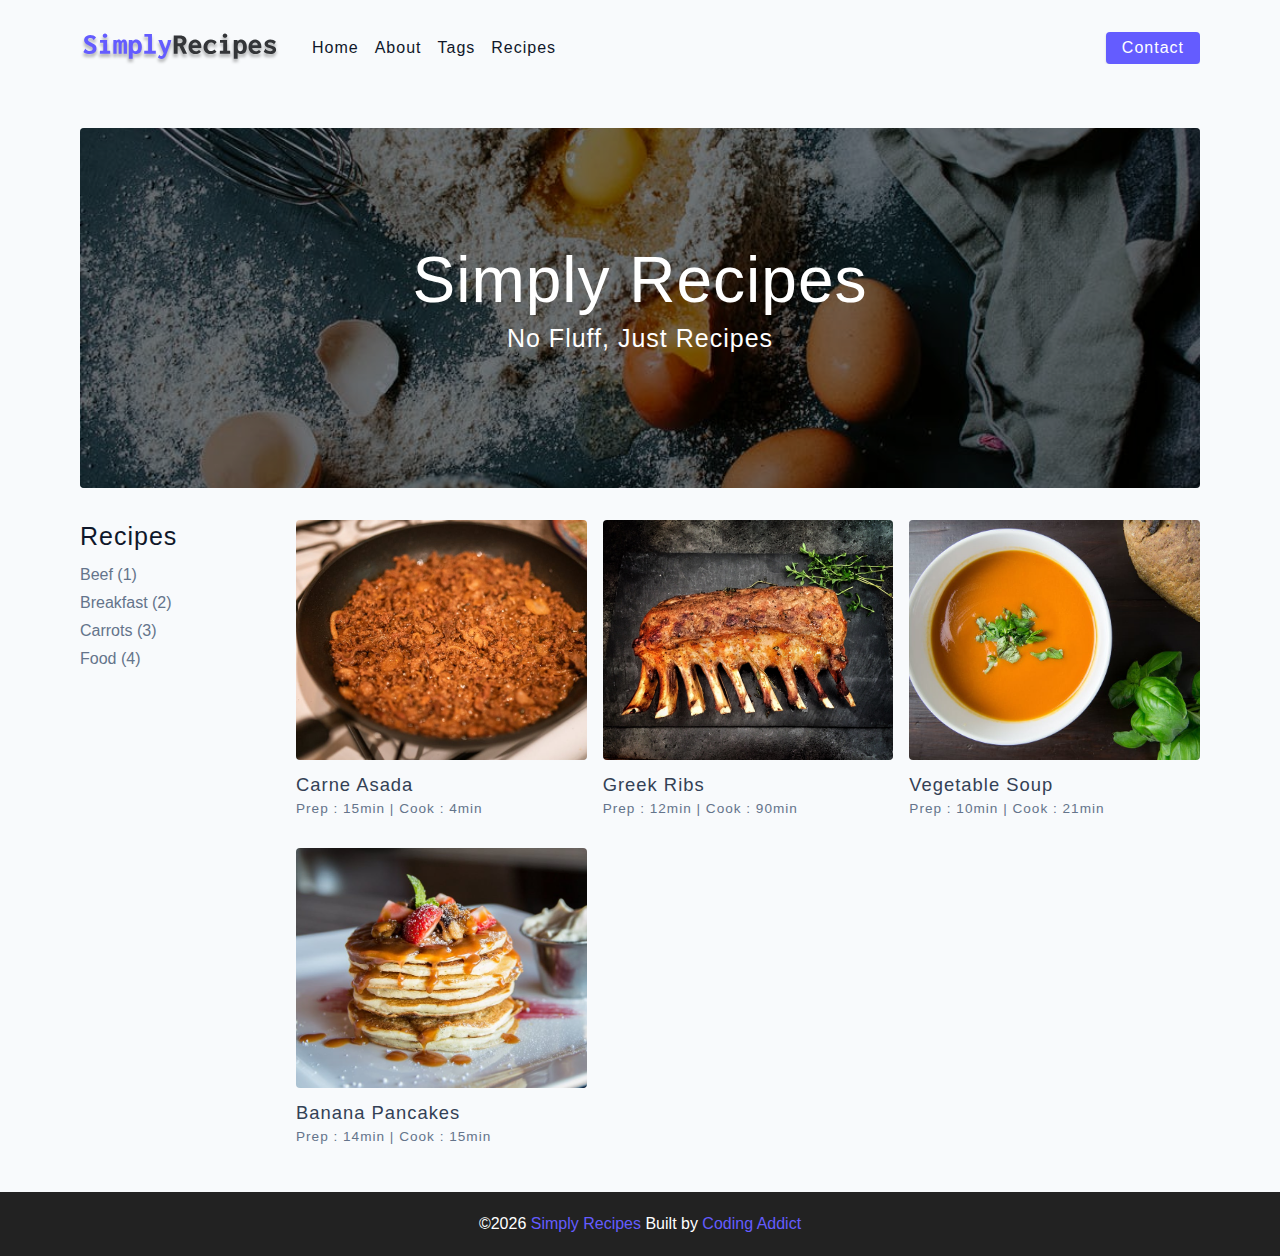
<file: index.html>
<!DOCTYPE html>
<html lang="en">
  <head>
    <meta charset="UTF-8">
    <meta http-equiv="X-UA-Compatible" content="IE=edge">
    <meta name="viewport" content="width=device-width, initial-scale=1.0">
    <title>Simply Recipes</title>
    <link rel="shortcut icon" href="/img/favicon.ico" type="image/x-icon">
    <link rel="stylesheet" href="/css/normalize.css">
    <link rel="stylesheet" href="https://cdnjs.cloudflare.com/ajax/libs/font-awesome/5.14.0/css/all.min.css">
    <link rel="stylesheet" href="/css/style.css">
  </head>
  <body>
    <nav class="navbar">
      <div class="nav-center">
        <div class="nav-header">
          <a href="/index.html" class="nav-logo">
            <img src="/img/logo.svg" alt="simply recepies">
          </a>
          <button type="button" class="btn nav-btn">
            <i class="fas fa-align-justify"></i>
          </button>
        </div>
        <div class="nav-links">
          <a href="/index.html" class="nav-link">Home</a>
          <a href="/about.html" class="nav-link">About</a>
          <a href="/tags.html" class="nav-link">Tags</a>
          <a href="/recipes.html" class="nav-link">Recipes</a>
          <div class="nav-link contact-link">
            <a href="/contact.html" class="btn">Contact</a>
          </div>
        </div>
      </div>
    </nav>
    <main class="page">
      <header class="hero">
        <div class="hero-container">
          <div class="hero-text">
            <h1>simply recipes</h1>
            <h4>no fluff, just recipes</h4>
          </div>
        </div>
      </header>
      <section class="recipes-container">
        <div class="tags-container">
          <h4>recipes</h4>
          <div class="tags-list">
            <a href="/tag-template.html"> Beef (1)</a>
            <a href="/tag-template.html"> Breakfast (2)</a>
            <a href="/tag-template.html"> Carrots (3)</a>
            <a href="/tag-template.html"> Food (4)</a>
          </div>
        </div>
        <div class="recipes-list">
          <a href="/single-recipe.html" class="recipe">
            <img src="/img/recipes/recipe-1.jpeg" alt="food" class="img recipe-img"/>
            <h5>Carne Asada</h5>
            <p>Prep : 15min | Cook : 4min</p>
          </a>
          <a href="/single-recipe.html" class="recipe">
            <img src="/img/recipes/recipe-2.jpeg" alt="food" class="img recipe-img"/>
            <h5>Greek Ribs</h5>
            <p>Prep : 12min | Cook : 90min</p>
          </a>
          <a href="/single-recipe.html" class="recipe">
            <img src="/img/recipes/recipe-3.jpeg" alt="food" class="img recipe-img"/>
            <h5>Vegetable Soup</h5>
            <p>Prep : 10min | Cook : 21min</p>
          </a>
          <a href="/single-recipe.html" class="recipe">
            <img src="/img/recipes/recipe-4.jpeg" alt="food" class="img recipe-img"/>
            <h5>Banana Pancakes</h5>
            <p>Prep : 14min | Cook : 15min</p>
          </a>
        </div>
      </section>
    </main>
    <footer class="page-footer">
      <p>&copy;<span id="date"></span>
      <span class="footer-logo">Simply Recipes</span>
      Built by <a href="https://www.johnsmilga.com/">Coding Addict</a>
    </p>
    </footer>
    <script src="/js/script.js"></script>
  </body>
</html>
</file>
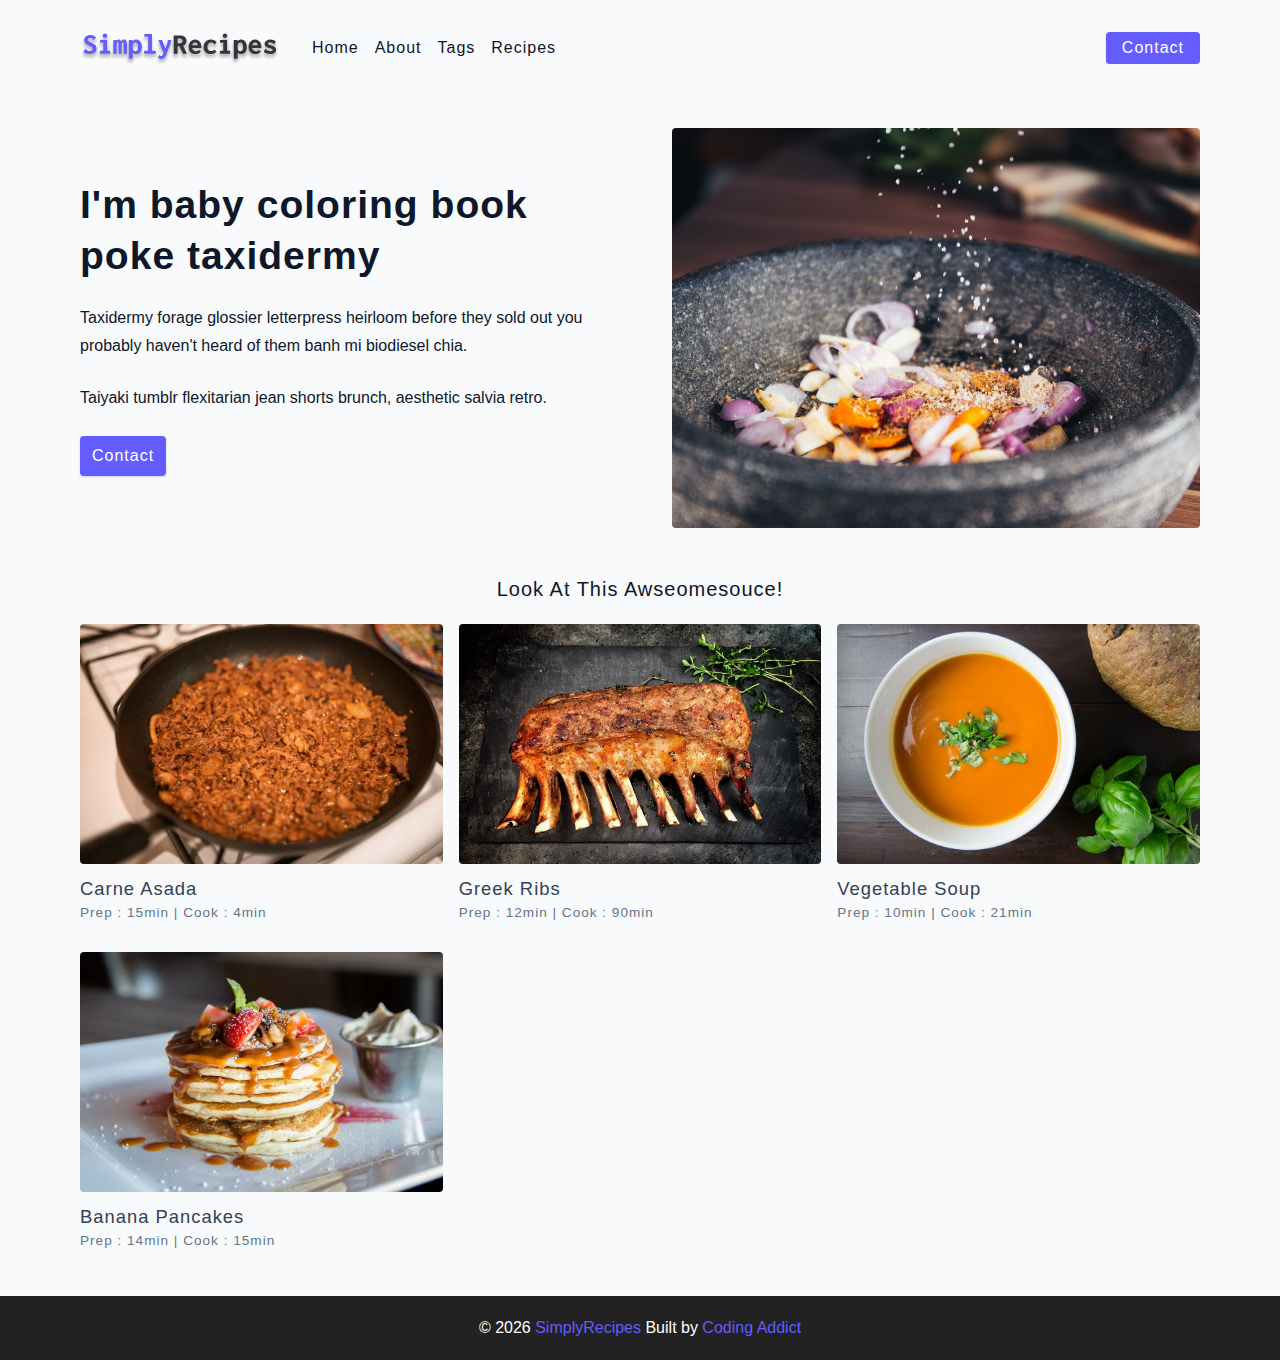
<file: about.html>
<!DOCTYPE html>
<html lang="en">
  <head>
    <meta charset="UTF-8">
    <meta http-equiv="X-UA-Compatible" content="IE=edge">
    <meta name="viewport" content="width=device-width, initial-scale=1.0">
    <title>About Recipe</title>
    <link rel="shortcut icon" href="/img/favicon.ico" type="image/x-icon">
    <link rel="stylesheet" href="/css/normalize.css">
    <link rel="stylesheet" href="https://cdnjs.cloudflare.com/ajax/libs/font-awesome/5.14.0/css/all.min.css">
    <link rel="stylesheet" href="/css/style.css">
  </head>
  <body>
    <nav class="navbar">
      <div class="nav-center">
        <div class="nav-header">
          <a href="/index.html" class="nav-logo">
            <img src="/img/logo.svg" alt="simply recipes">
          </a>
          <button type="button" class="btn nav-btn">
            <i class="fas fa-alighn-justify"></i>
          </button>
        </div>
        <div class="nav-links">
          <a href="/index.html" class="nav-link">Home</a>
          <a href="/about.html" class="nav-link">About</a>
          <a href="/tags.html" class="nav-link">Tags</a>
          <a href="/recipes.html" class="nav-link">Recipes</a>
          <div class="nav-link contact-link">
            <a href="/contact.html" class="btn">Contact</a>
          </div>
        </div>
      </div>
    </nav>
    <main class="page">
      <section class="about-page">
        <article>
          <h2>I'm baby coloring book poke taxidermy</h2>
          <p>Taxidermy forage glossier letterpress heirloom 
            before they sold out you probably haven't heard of them banh mi biodiesel chia.</p>
          <p>Taiyaki tumblr flexitarian jean shorts brunch, aesthetic salvia retro.</p>
          <a href="/contact.html" class="btn">Contact</a>
        </article>
        <img src="/img/about.jpeg" alt="pouring salt" class="img about-img"> 
      </section>
      <section class="featured-recipes">
        <h5 class="featured-title">Look At This Awseomesouce!</h5>
        <div class="recipes-list">
          <a href="/single-recipe.html" class="recipe">
            <img src="/img/recipes/recipe-1.jpeg" alt="food" class="img recipe-img"/>
            <h5>Carne Asada</h5>
            <p>Prep : 15min | Cook : 4min</p>
          </a>
          <a href="/single-recipe.html" class="recipe">
            <img src="/img/recipes/recipe-2.jpeg" alt="food" class="img recipe-img"/>
            <h5>Greek Ribs</h5>
            <p>Prep : 12min | Cook : 90min</p>
          </a>
          <a href="/single-recipe.html" class="recipe">
            <img src="/img/recipes/recipe-3.jpeg" alt="food" class="img recipe-img"/>
            <h5>Vegetable Soup</h5>
            <p>Prep : 10min | Cook : 21min</p>
          </a>
          <a href="/single-recipe.html" class="recipe">
            <img src="/img/recipes/recipe-4.jpeg" alt="food" class="img recipe-img"/>
            <h5>Banana Pancakes</h5>
            <p>Prep : 14min | Cook : 15min</p>
          </a>
        </div>
      </section>
    </main>
    <footer class="page-footer">
      <p>
        &copy; <span id="date"></span>
        <span class="footer-logo">SimplyRecipes</span>
        Built by <a href="https://www.johnsmilga.com/">Coding Addict</a>
      </p>
    </footer>
    <script src="/js/script.js"></script>
  </body>
</html>
</file>
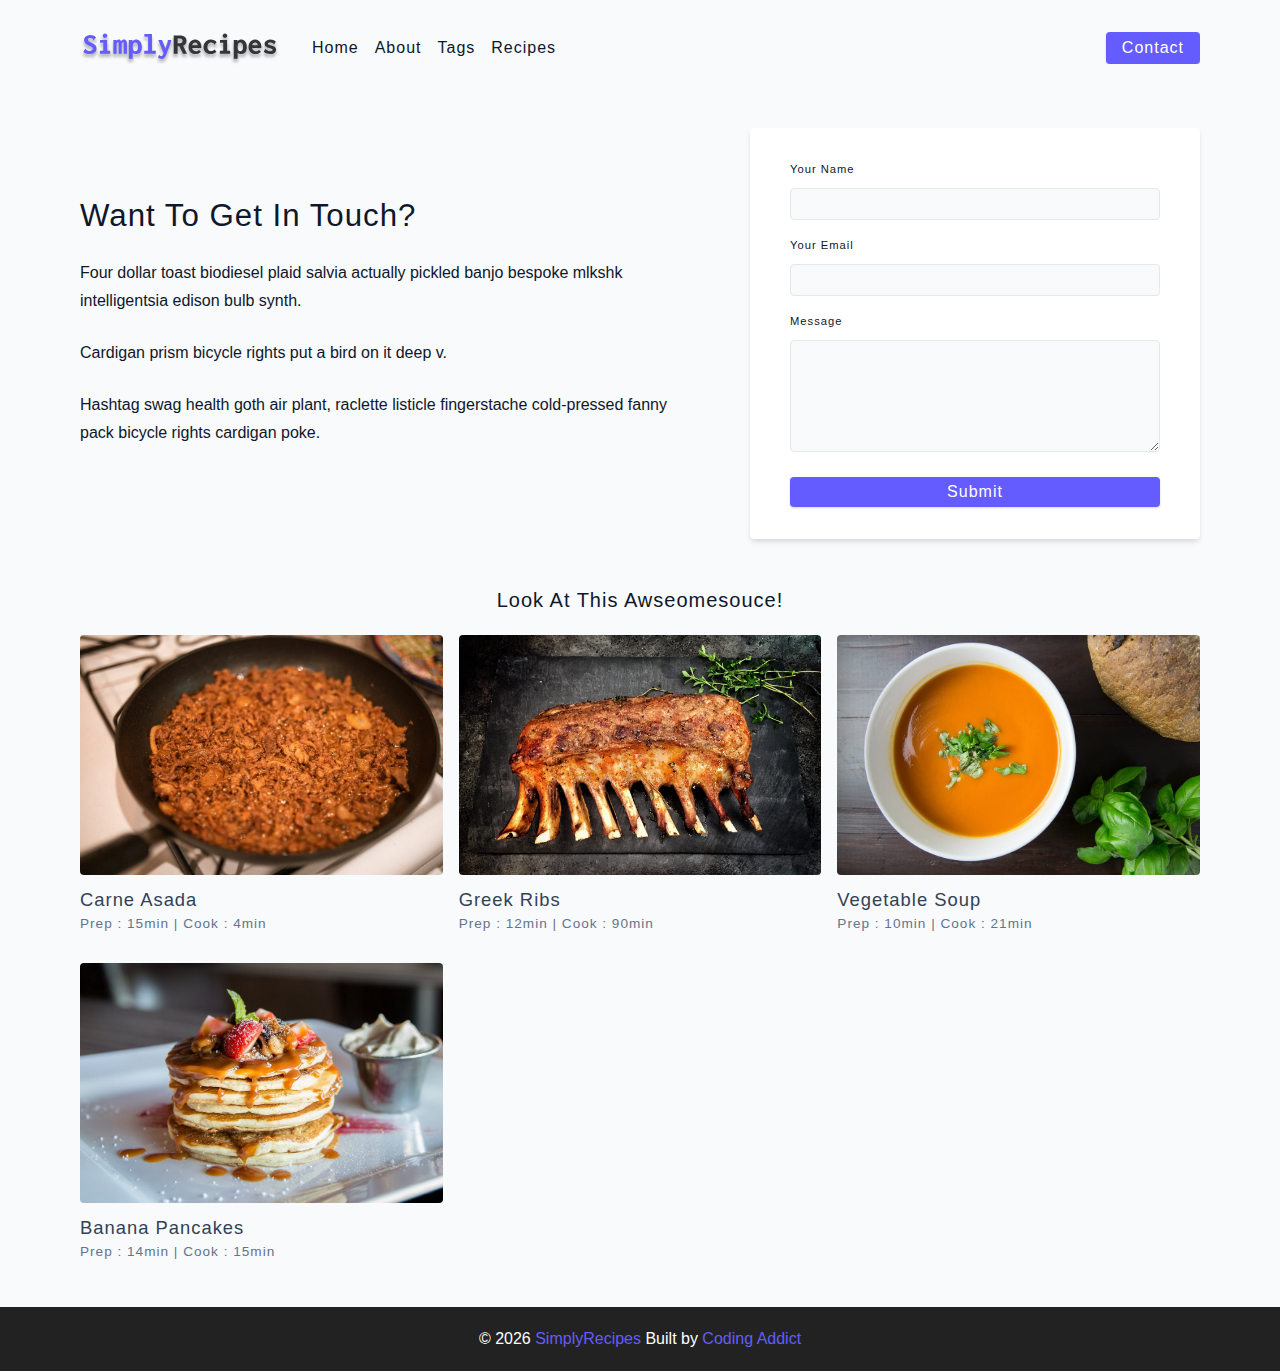
<file: contact.html>
<!DOCTYPE html>
<html lang="en">
  <head>
    <meta charset="UTF-8">
    <meta http-equiv="X-UA-Compatible" content="IE=edge">
    <meta name="viewport" content="width=device-width, initial-scale=1.0">
    <title>Contact</title>
    <link rel="shortcut icon" href="/img/favicon.ico" type="image/x-icon">
    <link rel="stylesheet" href="/css/normalize.css">
    <link rel="stylesheet" href="https://cdnjs.cloudflare.com/ajax/libs/font-awesome/5.14.0/css/all.min.css">
    <link rel="stylesheet" href="/css/style.css">
  </head>
  <body>
    <nav class="navbar">
      <div class="nav-center">
        <div class="nav-header">
          <a href="/index.html" class="nav-logo">
            <img src="/img/logo.svg" alt="simply recipes">
          </a>
          <button type="button" class="btn nav-btn">
            <i class="fas fa-alighn-justify"></i>
          </button>
        </div>
        <div class="nav-links">
          <a href="/index.html" class="nav-link">Home</a>
          <a href="/about.html" class="nav-link">About</a>
          <a href="/tags.html" class="nav-link">Tags</a>
          <a href="/recipes.html" class="nav-link">Recipes</a>
          <div class="nav-link contact-link">
            <a href="/contact.html" class="btn">Contact</a>
          </div>
        </div>
      </div>
    </nav>
    <main class="page">
      <section class="contact-container"> 
        <article class="contact-info">
          <h3>Want To Get In Touch?</h3>
          <p>Four dollar toast biodiesel plaid salvia actually 
            pickled banjo bespoke mlkshk intelligentsia edison bulb synth.</p>
          <p>Cardigan prism bicycle rights put a bird on it deep v.</p>
          <p>Hashtag swag health goth air plant, raclette listicle fingerstache 
            cold-pressed fanny pack bicycle rights cardigan poke.</p>
        </article>
        <article>
          <form class="form contact-form">
            <div class="form-row">
              <label for="name" class="form-label">Your name</label>
              <input type="text" name="name" id="name" class="form-input">
            </div>
            <div class="form-row">
              <label for="email" class="form-label">Your email</label>
              <input type="text" name="email" id="email" class="form-input">
            </div>
            <div class="form-row">
              <label for="message" class="form-label">Message</label>
              <textarea name="message" id="message" class="form-textarea"></textarea>
            </div>
            <button type="submit" class="btn btn-block">submit</button>
          </form>
        </article>
      </section>
      <section class="featured-recipes">
        <h5 class="featured-title">Look At This Awseomesouce!</h5>
        <div class="recipes-list">
          <a href="/single-recipe.html" class="recipe">
            <img src="/img/recipes/recipe-1.jpeg" alt="food" class="img recipe-img"/>
            <h5>Carne Asada</h5>
            <p>Prep : 15min | Cook : 4min</p>
          </a>
          <a href="/single-recipe.html" class="recipe">
            <img src="/img/recipes/recipe-2.jpeg" alt="food" class="img recipe-img"/>
            <h5>Greek Ribs</h5>
            <p>Prep : 12min | Cook : 90min</p>
          </a>
          <a href="/single-recipe.html" class="recipe">
            <img src="/img/recipes/recipe-3.jpeg" alt="food" class="img recipe-img"/>
            <h5>Vegetable Soup</h5>
            <p>Prep : 10min | Cook : 21min</p>
          </a>
          <a href="/single-recipe.html" class="recipe">
            <img src="/img/recipes/recipe-4.jpeg" alt="food" class="img recipe-img"/>
            <h5>Banana Pancakes</h5>
            <p>Prep : 14min | Cook : 15min</p>
          </a>
        </div>
      </section>
    </main>
    <footer class="page-footer">
      <p>
        &copy; <span id="date"></span>
        <span class="footer-logo">SimplyRecipes</span>
        Built by <a href="https://www.johnsmilga.com/">Coding Addict</a>
      </p>
    </footer>
    <script src="/js/script.js"></script>
  </body>
</html>
</file>
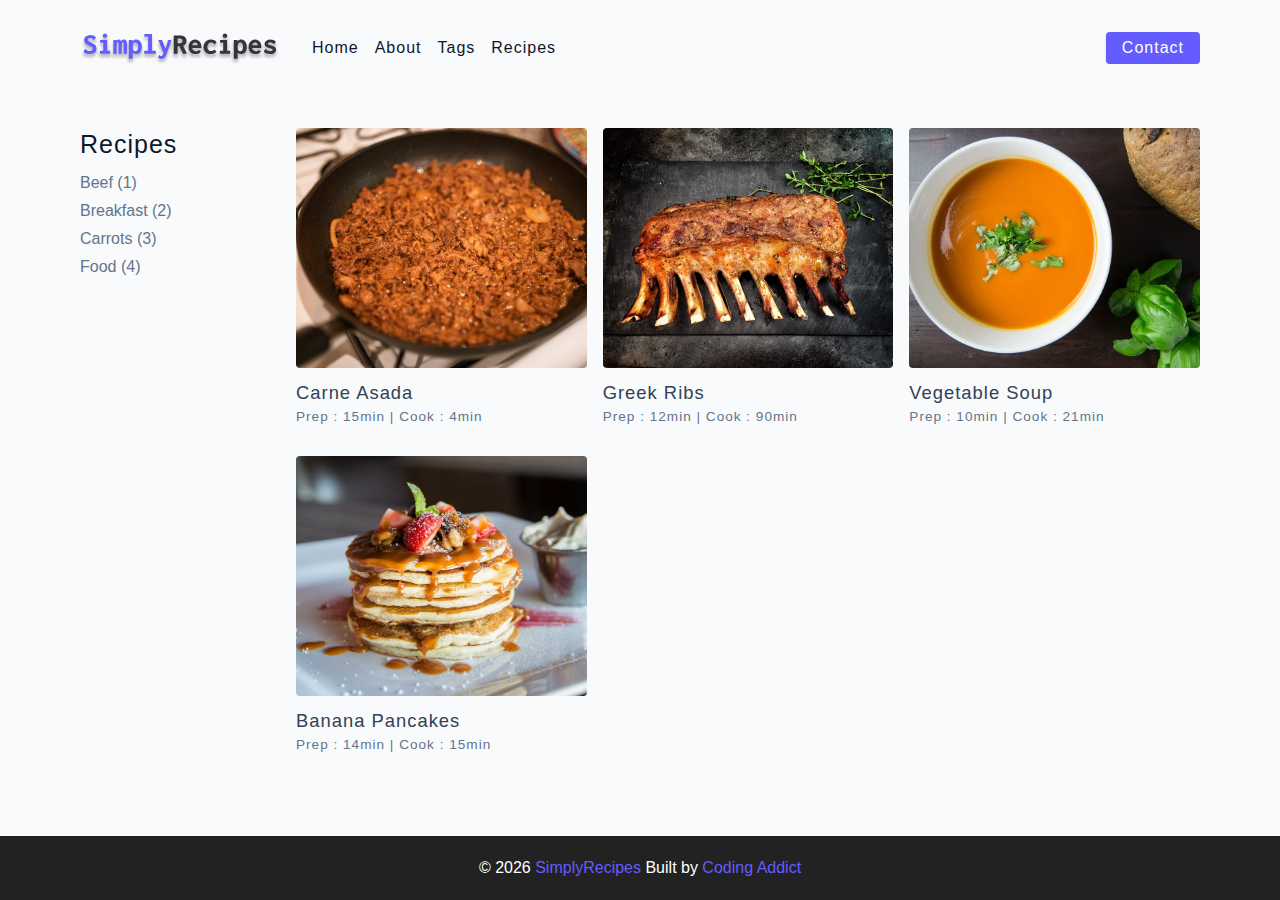
<file: recipes.html>
<!DOCTYPE html>
<html lang="en">
  <head>
    <meta charset="UTF-8">
    <meta http-equiv="X-UA-Compatible" content="IE=edge">
    <meta name="viewport" content="width=device-width, initial-scale=1.0">
    <title>Recipes</title>
    <link rel="shortcut icon" href="/img/favicon.ico" type="image/x-icon">
    <link rel="stylesheet" href="/css/normalize.css">
    <link rel="stylesheet" href="https://cdnjs.cloudflare.com/ajax/libs/font-awesome/5.14.0/css/all.min.css">
    <link rel="stylesheet" href="/css/style.css">
  </head>
  <body>
    <nav class="navbar">
      <div class="nav-center">
        <div class="nav-header">
          <a href="/index.html" class="nav-logo">
            <img src="/img/logo.svg" alt="simply recipes">
          </a>
          <button type="button" class="btn nav-btn">
            <i class="fas fa-alighn-justify"></i>
          </button>
        </div>
        <div class="nav-links">
          <a href="/index.html" class="nav-link">Home</a>
          <a href="/about.html" class="nav-link">About</a>
          <a href="/tags.html" class="nav-link">Tags</a>
          <a href="/recipes.html" class="nav-link">Recipes</a>
          <div class="nav-link contact-link">
            <a href="/contact.html" class="btn">Contact</a>
          </div>
        </div>
      </div>
    </nav>
    <main class="page">
      <section class="recipes-container">
        <div class="tags-container">
          <h4>recipes</h4>
          <div class="tags-list">
            <a href="/tag-template.html"> Beef (1)</a>
            <a href="/tag-template.html"> Breakfast (2)</a>
            <a href="/tag-template.html"> Carrots (3)</a>
            <a href="/tag-template.html"> Food (4)</a>
          </div>
        </div>
        <div class="recipes-list">
          <a href="/single-recipe.html" class="recipe">
            <img src="/img/recipes/recipe-1.jpeg" alt="food" class="img recipe-img"/>
            <h5>Carne Asada</h5>
            <p>Prep : 15min | Cook : 4min</p>
          </a>
          <a href="/single-recipe.html" class="recipe">
            <img src="/img/recipes/recipe-2.jpeg" alt="food" class="img recipe-img"/>
            <h5>Greek Ribs</h5>
            <p>Prep : 12min | Cook : 90min</p>
          </a>
          <a href="/single-recipe.html" class="recipe">
            <img src="/img/recipes/recipe-3.jpeg" alt="food" class="img recipe-img"/>
            <h5>Vegetable Soup</h5>
            <p>Prep : 10min | Cook : 21min</p>
          </a>
          <a href="/single-recipe.html" class="recipe">
            <img src="/img/recipes/recipe-4.jpeg" alt="food" class="img recipe-img"/>
            <h5>Banana Pancakes</h5>
            <p>Prep : 14min | Cook : 15min</p>
          </a>
        </div>
      </section>
    </main>
    <footer class="page-footer">
      <p>
        &copy; <span id="date"></span>
        <span class="footer-logo">SimplyRecipes</span>
        Built by <a href="https://www.johnsmilga.com/">Coding Addict</a>
      </p>
    </footer>
    <script src="/js/script.js"></script>
  </body>
</html>
</file>
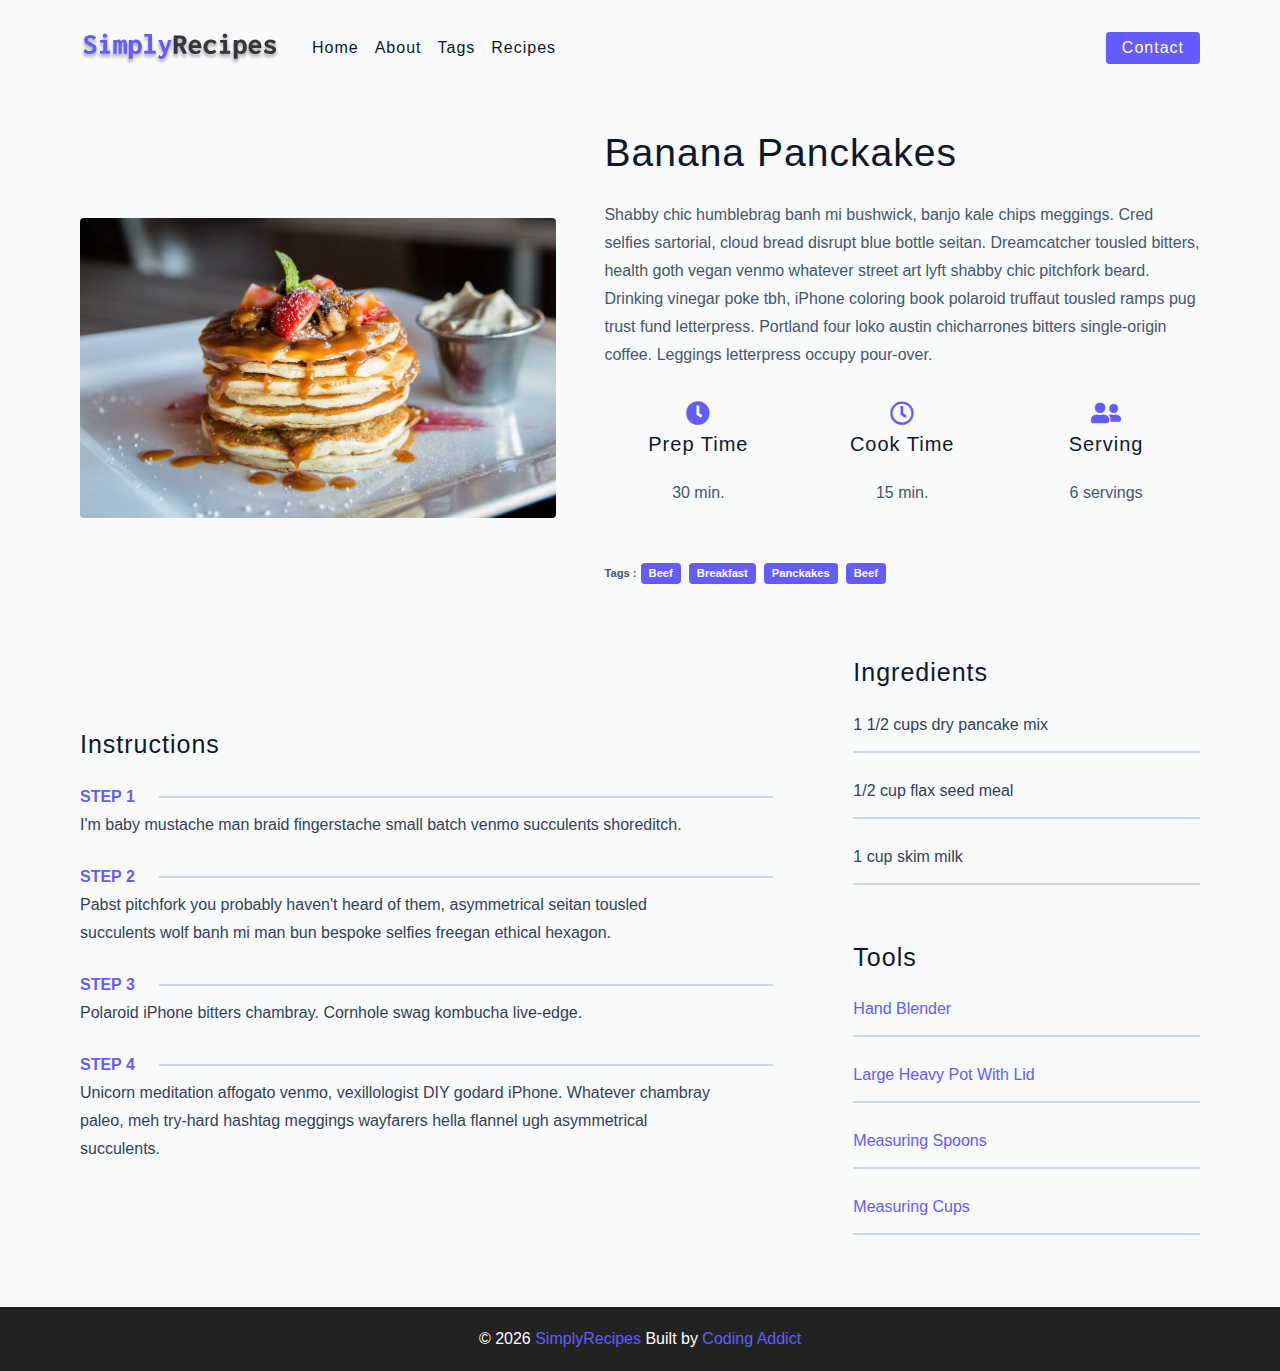
<file: single-recipe.html>
<!DOCTYPE html>
<html lang="en">
  <head>
    <meta charset="UTF-8">
    <meta http-equiv="X-UA-Compatible" content="IE=edge">
    <meta name="viewport" content="width=device-width, initial-scale=1.0">
    <title>Single recipe</title>
    <link rel="shortcut icon" href="/img/favicon.ico" type="image/x-icon">
    <link rel="stylesheet" href="/css/normalize.css">
    <link rel="stylesheet" href="https://cdnjs.cloudflare.com/ajax/libs/font-awesome/5.14.0/css/all.min.css">
    <link rel="stylesheet" href="/css/style.css">
  </head>
  <body>
    <nav class="navbar">
      <div class="nav-center">
        <div class="nav-header">
          <a href="/index.html" class="nav-logo">
            <img src="/img/logo.svg" alt="simply recipes">
          </a>
          <button type="button" class="btn nav-btn">
            <i class="fas fa-alighn-justify"></i>
          </button>
        </div>
        <div class="nav-links">
          <a href="/index.html" class="nav-link">Home</a>
          <a href="/about.html" class="nav-link">About</a>
          <a href="/tags.html" class="nav-link">Tags</a>
          <a href="/recipes.html" class="nav-link">Recipes</a>
          <div class="nav-link contact-link">
            <a href="/contact.html" class="btn">Contact</a>
          </div>
        </div>
      </div>
    </nav>
    <main class="page">
      <div class="recipe-page">
        <section class="recipe-hero">
          <img src="/img/recipes/recipe-4.jpeg" class="img recipe-hero-img" alt="panckakes">
          <article class="recipe-info">
            <h2>Banana Panckakes</h2>
            <p>Shabby chic humblebrag banh mi bushwick, banjo kale chips meggings. Cred selfies sartorial, 
              cloud bread disrupt blue bottle seitan. Dreamcatcher tousled bitters, health goth vegan venmo 
              whatever street art lyft shabby chic pitchfork beard. Drinking vinegar poke tbh, iPhone coloring 
              book polaroid truffaut tousled ramps pug trust fund letterpress. 
              Portland four loko austin chicharrones bitters single-origin coffee. Leggings letterpress 
              occupy pour-over.</p>
            <div class="recipe-icons">
              <article>
                <i class="fas fa-clock"></i>
                <h5>prep time</h5>
                <p>30 min.</p>
              </article>
              <article>
                <i class="far fa-clock"></i>
                <h5>cook time</h5>
                <p>15 min.</p>
              </article>
              <article>
                <i class="fas fa-user-friends"></i>
                <h5>serving</h5>
                <p>6 servings</p>
              </article>
            </div>  
            <p class="recipe-tags">
              Tags : <a href="/tag-template.html">beef</a>
                    <a href="/tag-template.html">breakfast</a>
                    <a href="/tag-template.html">panckakes</a>
                    <a href="/tag-template.html">beef</a>
            </p>
          </article>
        </section>
        <section class="recipe-content">
          <article>
            <h4>Instructions</h4>
            <div class="single-instruction">
              <header>
                <p>step 1</p>
                <div></div>
              </header>
              <p>I'm baby mustache man braid fingerstache small batch venmo succulents shoreditch.</p>
            </div>
            <div class="single-instruction">
              <header>
                <p>step 2</p>
                <div></div>
              </header>
              <p>Pabst pitchfork you probably haven't heard of them, asymmetrical seitan tousled 
                succulents wolf banh mi man bun bespoke selfies freegan ethical hexagon.</p>
            </div>
            <div class="single-instruction">
              <header>
                <p>step 3</p>
                <div></div>
              </header>
              <p>Polaroid iPhone bitters chambray. Cornhole swag kombucha live-edge.</p>
            </div>
            <div class="single-instruction">
              <header>
                <p>step 4</p>
                <div></div>
              </header>
              <p>Unicorn meditation affogato venmo, vexillologist DIY godard iPhone. Whatever chambray paleo, 
                meh try-hard hashtag meggings wayfarers hella flannel ugh asymmetrical succulents.</p>
            </div>
          </article>
          <article class="second-column">
            <div>
              <h4>Ingredients</h4>
              <p class="single-ingredient">1 1/2 cups dry pancake mix</p>
              <p class="single-ingredient">1/2 cup flax seed meal</p>
              <p class="single-ingredient">1 cup skim milk</p>
            </div>
            <div>
              <h4>Tools</h4>
              <p class="single-tool">Hand Blender</p>
              <p class="single-tool">Large Heavy Pot With Lid</p>
              <p class="single-tool">Measuring Spoons</p>
              <p class="single-tool">Measuring Cups</p>
            </div>
          </article>
        </section>
      </div>
    </main>
    <footer class="page-footer">
      <p>
        &copy; <span id="date"></span>
        <span class="footer-logo">SimplyRecipes</span>
        Built by <a href="https://www.johnsmilga.com/">Coding Addict</a>
      </p>
    </footer>
    <script src="/js/script.js"></script>
  </body>
</html>
</file>
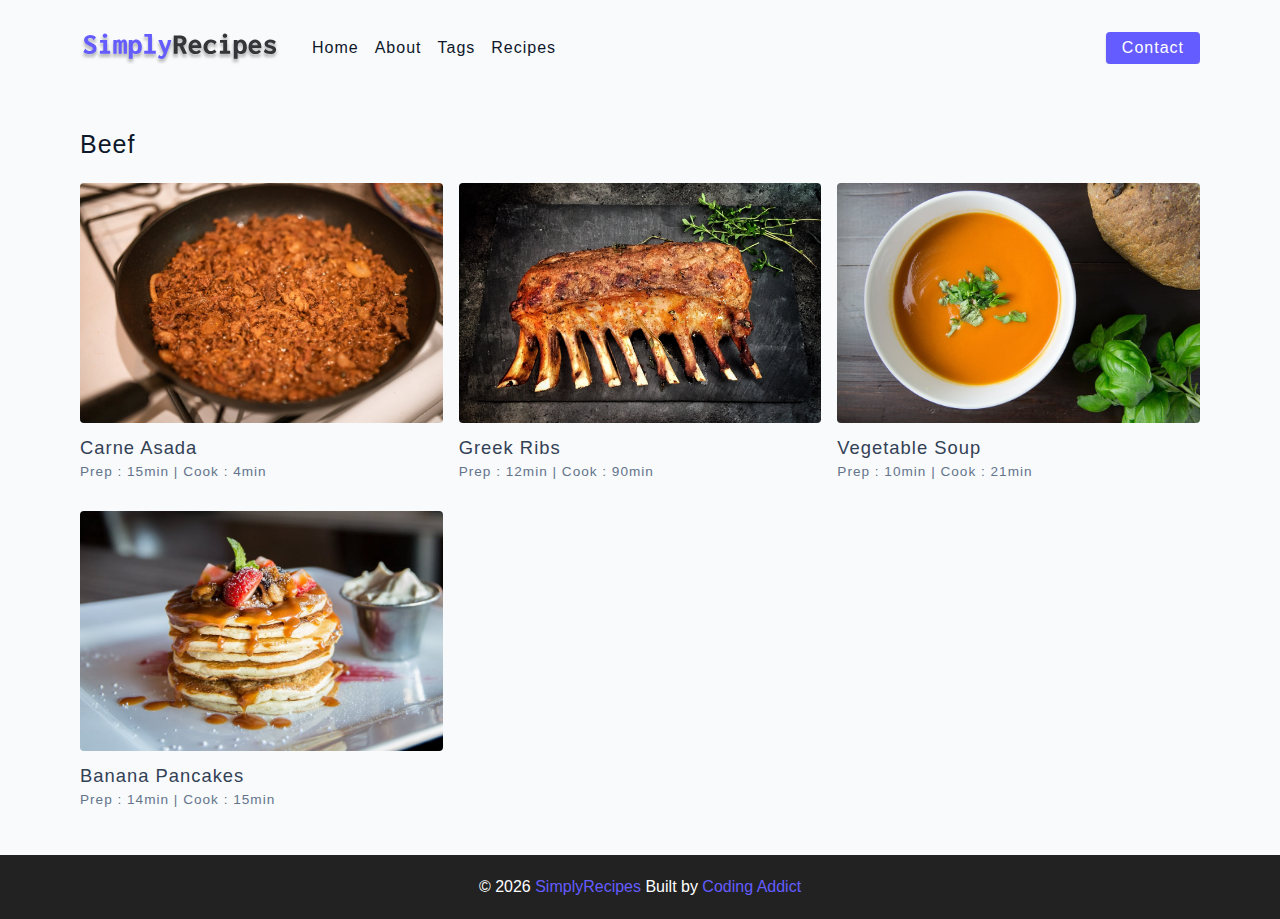
<file: tag-template.html>
<!DOCTYPE html>
<html lang="en">
  <head>
    <meta charset="UTF-8">
    <meta http-equiv="X-UA-Compatible" content="IE=edge">
    <meta name="viewport" content="width=device-width, initial-scale=1.0">
    <title>Recipe template</title>
    <link rel="shortcut icon" href="/img/favicon.ico" type="image/x-icon">
    <link rel="stylesheet" href="/css/normalize.css">
    <link rel="stylesheet" href="https://cdnjs.cloudflare.com/ajax/libs/font-awesome/5.14.0/css/all.min.css">
    <link rel="stylesheet" href="/css/style.css">
  </head>
  <body>
    <nav class="navbar">
      <div class="nav-center">
        <div class="nav-header">
          <a href="/index.html" class="nav-logo">
            <img src="/img/logo.svg" alt="simply recipes">
          </a>
          <button type="button" class="btn nav-btn">
            <i class="fas fa-alighn-justify"></i>
          </button>
        </div>
        <div class="nav-links">
          <a href="/index.html" class="nav-link">Home</a>
          <a href="/about.html" class="nav-link">About</a>
          <a href="/tags.html" class="nav-link">Tags</a>
          <a href="/recipes.html" class="nav-link">Recipes</a>
          <div class="nav-link contact-link">
            <a href="/contact.html" class="btn">Contact</a>
          </div>
        </div>
      </div>
    </nav>
    <main class="page">
      <h4>Beef</h4>
      <div class="recipes-list">
        <a href="/single-recipe.html" class="recipe">
          <img src="/img/recipes/recipe-1.jpeg" alt="food" class="img recipe-img"/>
          <h5>Carne Asada</h5>
          <p>Prep : 15min | Cook : 4min</p>
        </a>
        <a href="/single-recipe.html" class="recipe">
          <img src="/img/recipes/recipe-2.jpeg" alt="food" class="img recipe-img"/>
          <h5>Greek Ribs</h5>
          <p>Prep : 12min | Cook : 90min</p>
        </a>
        <a href="/single-recipe.html" class="recipe">
          <img src="/img/recipes/recipe-3.jpeg" alt="food" class="img recipe-img"/>
          <h5>Vegetable Soup</h5>
          <p>Prep : 10min | Cook : 21min</p>
        </a>
        <a href="/single-recipe.html" class="recipe">
          <img src="/img/recipes/recipe-4.jpeg" alt="food" class="img recipe-img"/>
          <h5>Banana Pancakes</h5>
          <p>Prep : 14min | Cook : 15min</p>
        </a>
      </div>
    </main>
    <footer class="page-footer">
      <p>
        &copy; <span id="date"></span>
        <span class="footer-logo">SimplyRecipes</span>
        Built by <a href="https://www.johnsmilga.com/">Coding Addict</a>
      </p>
    </footer>
    <script src="/js/script.js"></script>
  </body>
</html>
</file>
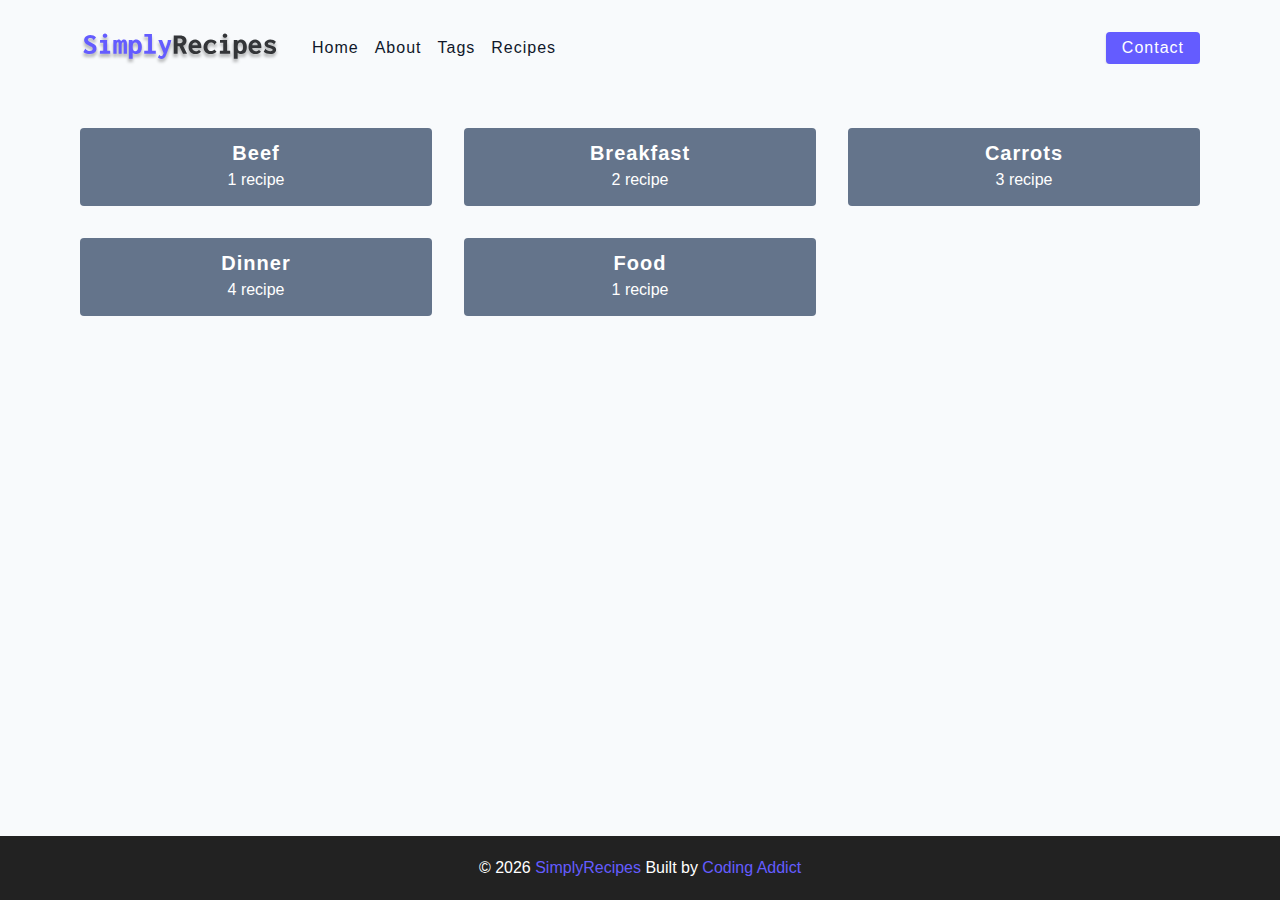
<file: tags.html>
<!DOCTYPE html>
<html lang="en">
  <head>
    <meta charset="UTF-8">
    <meta http-equiv="X-UA-Compatible" content="IE=edge">
    <meta name="viewport" content="width=device-width, initial-scale=1.0">
    <title>Tags</title>
    <link rel="shortcut icon" href="/img/favicon.ico" type="image/x-icon">
    <link rel="stylesheet" href="/css/normalize.css">
    <link rel="stylesheet" href="https://cdnjs.cloudflare.com/ajax/libs/font-awesome/5.14.0/css/all.min.css">
    <link rel="stylesheet" href="/css/style.css">
  </head>
  <body>
    <nav class="navbar">
      <div class="nav-center">
        <div class="nav-header">
          <a href="/index.html" class="nav-logo">
            <img src="/img/logo.svg" alt="simply recipes">
          </a>
          <button type="button" class="btn nav-btn">
            <i class="fas fa-alighn-justify"></i>
          </button>
        </div>
        <div class="nav-links">
          <a href="/index.html" class="nav-link">Home</a>
          <a href="/about.html" class="nav-link">About</a>
          <a href="/tags.html" class="nav-link">Tags</a>
          <a href="/recipes.html" class="nav-link">Recipes</a>
          <div class="nav-link contact-link">
            <a href="/contact.html" class="btn">Contact</a>
          </div>
        </div>
      </div>
    </nav>
    <main class="page">
      <section class="tags-wrapper">
        <a href="/tag-template.html" class="tag">
          <h5>beef</h5>
          <p>1 recipe</p>
        </a>
        <a href="/tag-template.html" class="tag">
          <h5>Breakfast</h5>
          <p>2 recipe</p>
        </a>
        <a href="/tag-template.html" class="tag">
          <h5>Carrots</h5>
          <p>3 recipe</p>
        </a>
        <a href="/tag-template.html" class="tag">
          <h5>dinner</h5>
          <p>4 recipe</p>
        </a>
        <a href="/tag-template.html" class="tag">
          <h5>food</h5>
          <p>1 recipe</p>
        </a>
      </section>
    </main>
    <footer class="page-footer">
      <p>
        &copy; <span id="date"></span>
        <span class="footer-logo">SimplyRecipes</span>
        Built by <a href="https://www.johnsmilga.com/">Coding Addict</a>
      </p>
    </footer>
    <script src="/js/script.js"></script>
  </body>
</html>
</file>
<file: css/style.css>
*,
::after,
::before {
  box-sizing: border-box;
}
/* fonts */

@import url('https://fonts.googleapis.com/css2?family=Roboto:wght@400;500;600&family=Montserrat&display=swap');
html {
  font-size: 100%;
} /*16px*/

:root {
  /* colors */
  --primary-100: #e2e0ff;
  --primary-200: #c1beff;
  --primary-300: #a29dff;
  --primary-400: #837dff;
  --primary-500: #645cff;
  --primary-600: #504acc;
  --primary-700: #3c3799;
  --primary-800: #282566;
  --primary-900: #141233;

  /* grey */
  --grey-50: #f8fafc;
  --grey-100: #f1f5f9;
  --grey-200: #e2e8f0;
  --grey-300: #cbd5e1;
  --grey-400: #94a3b8;
  --grey-500: #64748b;
  --grey-600: #475569;
  --grey-700: #334155;
  --grey-800: #1e293b;
  --grey-900: #0f172a;
  /* rest of the colors */
  --black: #222;
  --white: #fff;
  --red-light: #f8d7da;
  --red-dark: #842029;
  --green-light: #d1e7dd;
  --green-dark: #0f5132;

  /* fonts  */
  --headingFont: 'Roboto', sans-serif;
  --bodyFont: 'Nunito', sans-serif;
  --smallText: 0.7em;
  /* rest of the vars */
  --backgroundColor: var(--grey-50);
  --textColor: var(--grey-900);
  --borderRadius: 0.25rem;
  --letterSpacing: 1px;
  --transition: 0.3s ease-in-out all;
  --max-width: 1120px;
  --fixed-width: 600px;

  /* box shadow*/
  --shadow-1: 0 1px 3px 0 rgba(0, 0, 0, 0.1), 0 1px 2px 0 rgba(0, 0, 0, 0.06);
  --shadow-2: 0 4px 6px -1px rgba(0, 0, 0, 0.1),
    0 2px 4px -1px rgba(0, 0, 0, 0.06);
  --shadow-3: 0 10px 15px -3px rgba(0, 0, 0, 0.1),
    0 4px 6px -2px rgba(0, 0, 0, 0.05);
  --shadow-4: 0 20px 25px -5px rgba(0, 0, 0, 0.1),
    0 10px 10px -5px rgba(0, 0, 0, 0.04);
}

body {
  background: var(--backgroundColor);
  font-family: var(--bodyFont);
  font-weight: 400;
  line-height: 1.75;
  color: var(--textColor);
}

p {
  margin-top: 0;
  margin-bottom: 1.5rem;
  max-width: 40em;
}

h1,
h2,
h3,
h4,
h5 {
  margin: 0;
  margin-bottom: 1.38rem;
  font-family: var(--headingFont);
  font-weight: 400;
  line-height: 1.3;
  text-transform: capitalize;
  letter-spacing: var(--letterSpacing);
}

h1 {
  margin-top: 0;
  font-size: 3.052rem;
}

h2 {
  font-size: 2.441rem;
}

h3 {
  font-size: 1.953rem;
}

h4 {
  font-size: 1.563rem;
}

h5 {
  font-size: 1.25rem;
}

small,
.text-small {
  font-size: var(--smallText);
}

a {
  text-decoration: none;
}
ul {
  list-style-type: none;
  padding: 0;
}

.img {
  width: 100%;
  display: block;
  object-fit: cover;
}

/* buttons */
.btn {
  cursor: pointer;
  color: var(--white);
  background: var(--primary-500);
  border: transparent;
  border-radius: var(--borderRadius);
  letter-spacing: var(--letterSpacing);
  padding: 0.375rem 0.75rem;
  box-shadow: var(--shadow-1);
  transition: var(--transtion);
  text-transform: capitalize;
  display: inline-block;
}

.btn:hover {
  background: var(--primary-700);
  box-shadow: var(--shadow-3);
}

.btn-hipster {
  color: var(--primary-500);
  background: var(--primary-200);
}

.btn-hipster:hover {
  color: var(--primary-200);
  background: var(--primary-700);
}

.btn-block {
  width: 100%;
}

/* alerts */
.alert {
  padding: 0.375rem 0.75rem;
  margin-bottom: 1rem;
  border-color: transparent;
  border-radius: var(--borderRadius);
}

.alert-danger {
  color: var(--red-dark);
  background: var(--red-light);
}

.alert-success {
  color: var(--green-dark);
  background: var(--green-light);
}

/* form */
.form {
  width: 90vw;
  max-width: var(--fixed-width);
  background: var(--white);
  border-radius: var(--borderRadius);
  box-shadow: var(--shadow-2);
  padding: 2rem 2.5rem;
  margin: 3rem auto;
}

.form-label {
  display: block;
  font-size: var(--smallText);
  margin-bottom: 0.5rem;
  text-transform: capitalize;
  letter-spacing: var(--letterSpacing);
}

.form-input,
.form-textarea {
  width: 100%;
  padding: 0.375rem 0.75rem;
  border-radius: var(--borderRadius);
  background: var(--backgroundColor);
  border: 1px solid var(--grey-200);
}

.form-row {
  margin-bottom: 1rem;
}

.form-textarea {
  height: 7rem;
}

::placeholder {
  font-family: inherit;
  color: var(--grey-400);
}
.form-alert {
  color: var(--red-dark);
  letter-spacing: var(--letterSpacing);
  text-transform: capitalize;
}

/* alert */
@keyframes spinner {
  to {
    transform: rotate(360deg);
  }
}

.loading {
  width: 6rem;
  height: 6rem;
  border: 5px solid var(--grey-400);
  border-radius: 50%;
  border-top-color: var(--primary-500);
  animation: spinner 0.6s linear infinite;
}

.loading {
  margin: 0 auto;
}

.title {
  text-align: center;
}

.title-underline {
  background: var(--primary-500);
  width: 7rem;
  height: 0.25rem;
  margin: 0 auto;
  margin-top: -1rem;
}

.navbar {
  display: flex;
  justify-content: center;
  align-items: center;
 /* background: blue;*/
}

.nav-center {
  width: 90vw;
  max-width: var(--max-width);
  /*background: red;*/
}

.nav-header {
  height: 6rem;
  display: flex;
  justify-content: space-between;
  align-items: center;
}

.nav-logo {
  display: flex;
  align-items: center;
}

.nav-header img {
  width: 200px;
}

.nav-btn {
  padding: 0.15rem 0.75rem;
}

.nav-btn i {
  font-size: 1.25rem;
}

.nav-links {
  display: flex;
  flex-direction: column;
  height: 0;
  overflow: hidden;
  transition: var(--transition);
}

.show-links {
  height: 310px;
}

.nav-link {
  display: block;
  text-align: center;
  text-transform: capitalize;
  color: var(--grey-900);
  letter-spacing: var(--letterSpacing);
  padding: 1rem 0;
  border-top: 1px solid var(--grey-500);
  transition: var(--transition);
}

.nav-link:hover {
  color: var(--primary-500);
}

.contact-link a {
  padding: 0.15rem 1rem;
}

@media screen and (min-width: 992px) {
  .nav-btn {
    display: none;
  }
  .navbar {
    height: 6rem;
  }
  .nav-center {
    display: flex;
    align-items: center;
  }
  .nav-header {
    height: auto;
    margin-right: 2rem;
  }
  .nav-links {
    height: auto;
    flex-direction: row;
    align-items: center;
    width: 100%;
    /*background: red;*/
  }
  .nav-link {
    padding: 0;
    border-top: none;
    margin-right: 1rem;
    font-size: 1rem;
  }
  .contact-link {
    margin-left: auto;
    margin-right: 0;
  }
}

/*==== Page ====*/
.page {
  /*background: red;*/
  width: 90vw;
  max-width: var(--max-width);
  margin: 0 auto;
  padding-top: 2rem;
  min-height: calc(100vh - (6rem + 4rem));
}

/*==== Footer ====*/
.page-footer {
  height: 4rem;
  background: var(--black);
  color: var(--white);
  display: flex;
  align-items: center;
  justify-content: center;
}

.page-footer p {
  margin-bottom: 0;
}

.footer-logo,
.page-footer a {
  color: var(--primary-500);
}

/*==== Hero ====*/
.hero {
  height: 40vh;
  background: url('/img/main.jpeg') center/cover no-repeat;
  margin-bottom: 2rem;
  border-radius: var(--borderRadius);
  position: relative;
}

.hero-container {
  position: absolute;
  width: 100%;
  height: 100%;
  top: 0;
  left: 0;
  background: rgba(0, 0, 0, 0.4);
  border-radius: var(--borderRadius);
  display: flex;
  align-items: center;
  justify-content: center;
}

.hero-text {
  text-align: center;
  color: var(--white);
}

@media screen and (min-width: 768px) {
  .hero-text h1{
    font-size: 4rem;
    margin-bottom: 0;
  }
}

/*==== Recipes ====*/
.recipes-container {
  display: grid;
  gap: 2rem 1rem;
}

.tags-container {
  order: 1; 
  display: flex;
  flex-direction: column;
  padding-bottom: 3rem;
}

.recipes-list {
  display: grid;
  gap: 2rem 1rem;
  padding-bottom: 3rem;
}

.tags-container h4 {
  margin-bottom: 0.5rem;
  font-weight: 500;
}

.tags-list {
  display: grid;
  grid-template-columns: 1fr 1fr 1fr;
}

.tags-list a {
  text-transform: capitalize;
  display: block;
  color: var(--grey-500);
  transition: var(--transition);
}

.tags-list a:hover {
  color: var(--primary-500);
}

.recipe {
  display: block;
}

.recipe-img {
  height: 15rem;
  border-radius: var(--borderRadius);
  margin-bottom: 1rem;
}

.recipe h5 {
  margin-bottom: 0;
  line-height: 1;
  color: var(--grey-700); 
}

.recipe p {
  margin-bottom: 0;
  line-height: 1;
  margin-top: 0.5rem;
  color: var(--grey-500);
  letter-spacing: var(--letterSpacing);
}

@media screen and (min-width: 576px) {
  .recipes-list {
    grid-template-columns: 1fr 1fr;
  }
  .recipe.img {
    height: 10rem;
  }
}

@media screen and (min-width: 992px) {
  .recipes-container {
    grid-template-columns: 200px 1fr;
  }
  .recipe p {
    font-size: 0.85rem;
  }
  .tags-container {
    order: 0;
  }
  .tags-list {
    grid-template-columns: 1fr;
  }
}

@media screen and (min-width: 1200px) {
  .recipes-list {
    grid-template-columns: 1fr 1fr 1fr;
  }
  .recipe h5 {
    font-size: 1.15rem;
  }
}

/*==== Error ====*/
.error-page {
  text-align: center;
  padding-top: 5rem;
}

.error-page h1 {
  font-size: 9rem;
}

/*==== About ====*/
.about-page h2 {
  text-transform: none;
  font-weight: bold;
}

.about-page {
  display: grid;
  gap: 2rem 4rem;
  padding-bottom: 3rem;
}

.about-img {
  border-radius: var(--borderRadius);
  height: 300px;
}

@media screen and (min-width: 992px) {
  .about-page {
    grid-template-columns: 1fr 1fr;
    grid-template-rows: 400px;
    align-items: center;
  }
  .about-img {
    height: 100%;
  } 
}

.featured-title {
  text-align: center;
}

/*==== Contact ====*/
.contact-form {
  width: 100%;
  margin: 0;
}
.contact-container {
  display: grid;
  gap: 2rem 3rem;
  padding-bottom: 3rem;
}

@media screen and (min-width: 992px) {
  .contact-container {
    grid-template-columns: 1fr 450px;
    align-items: center;
  }
}

/*==== Tags Page ====*/
.tags-wrapper {
  display: grid;
  gap: 2rem;
  padding-bottom: 3rem;
}

.tag {
  background: var(--grey-500);
  border-radius: var(--borderRadius);
  text-align: center;
  color: var(--white);
  transition: var(--transition);
  padding: 0.75rem 0;
}

.tag:hover {
  background: var(--primary-500);
}

.tag h5,
.tag p {
  margin-bottom: 0;
}

.tag h5 {
  font-weight: 600;
}

@media screen and (min-width: 576px) {
  .tags-wrapper {
    grid-template-columns: 1fr 1fr;
    
  }
}

@media screen and (min-width: 992px) {
  .tags-wrapper {
    grid-template-columns: repeat(3, 1fr) ;
    
  }
}

/*==== ingle Recipe Page ====*/
.recipe-hero {
  display: grid;
  gap: 3rem;
}

.recipe-hero img {
  height: 300px;
  border-radius: var(--borderRadius);
}

.recipe-hero p {
  color: var(--grey-600);
}

.recipe-icons {
  display: grid;
  grid-template-columns: repeat(3, 1fr);
  gap: 1rem;
  margin: 2rem 0;
  text-align: center;
}

.recipe-icons i {
  font-size: 1.5rem;
  color: var(--primary-500);
}

.recipe-icons h5 
.recipe-icons p {
  margin-bottom: 0;
  font-size: 0.85rem;
}

.recipe-icons p {
  color: var(--grey-600);
}

.recipe-tags {
  display: flex;
  align-items: center;
  flex-wrap: wrap;
  font-size: 0.7rem;
  font-weight: 600;
}

.recipe-tags a {
  background: var(--primary-500);
  border-radius: var(--borderRadius);
  color: var(--white);
  padding: 0.05rem 0.5rem;
  margin: 0 0.25rem;
  text-transform: capitalize;
}

@media screen and (min-width: 992px) {
  .recipe-hero {
    grid-template-columns: 4fr 5fr;
    align-items: center;
  }
}

.recipe-content {
  padding: 3rem 0;
  display: grid;
  gap: 2rem 5rem;
}

@media screen and (min-width: 992px) {
  .recipe-content {
    grid-template-columns: 2fr 1fr;
    align-items: center;
  }
}

.single-instruction header {
  display: grid;
  grid-template-columns: auto 1fr;
  gap: 1.5rem;
  align-items: center;
  color: var(--primary-500);
}

.single-instruction header p {
  text-transform: uppercase;
  font-weight: 600;
  margin-bottom: 0;
}

.single-instruction > p {
  color:var(--grey-700);
}

.single-instruction header div {
  height: 2px;
  background: var(--grey-300);
}

.second-column {
  display: grid;
  row-gap: 2rem;
}

.single-ingredient {
  border-bottom: 2px solid var(--grey-300);
  padding-bottom: 0.75rem;
  color: var(--grey-700);
}

.single-tool {
  border-bottom: 2px solid var(--grey-300);
  padding-bottom: 0.75rem;
  color: var(--primary-500);
  text-transform: capitalize;
}
</file>
